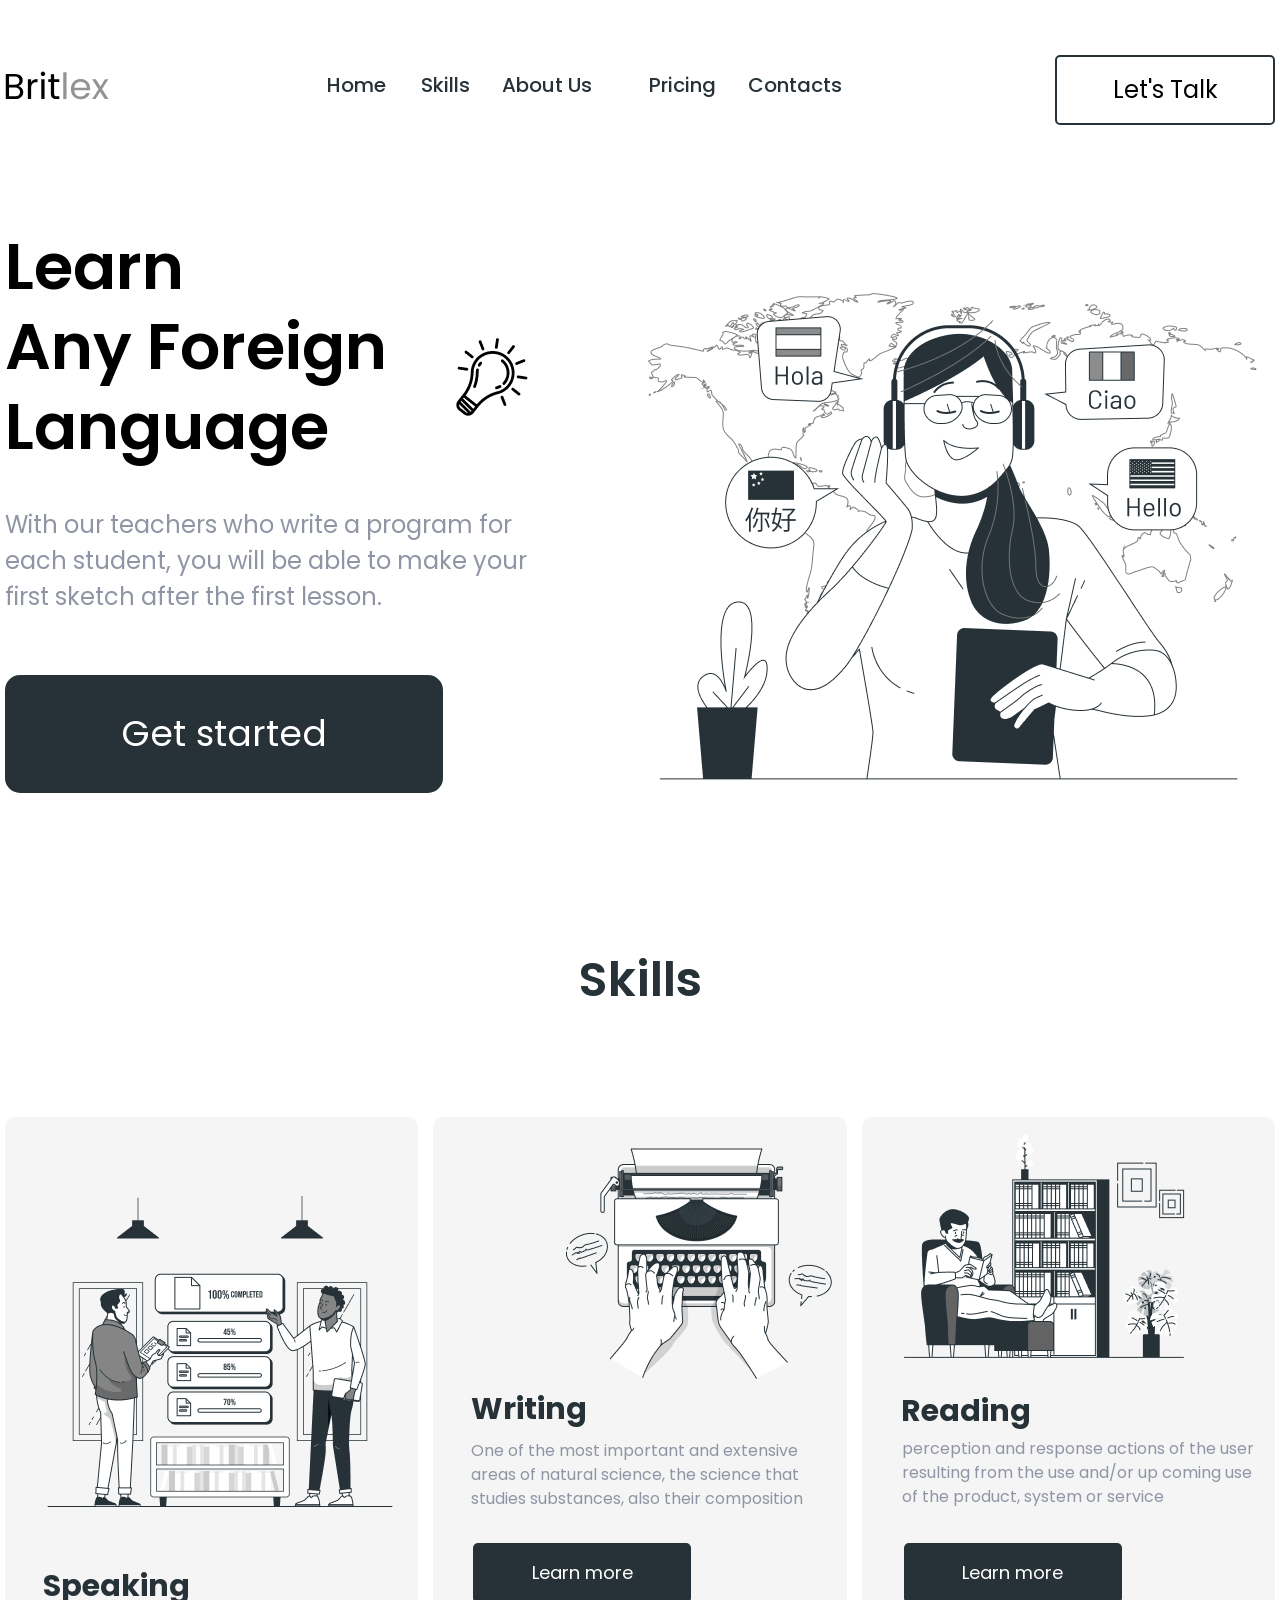
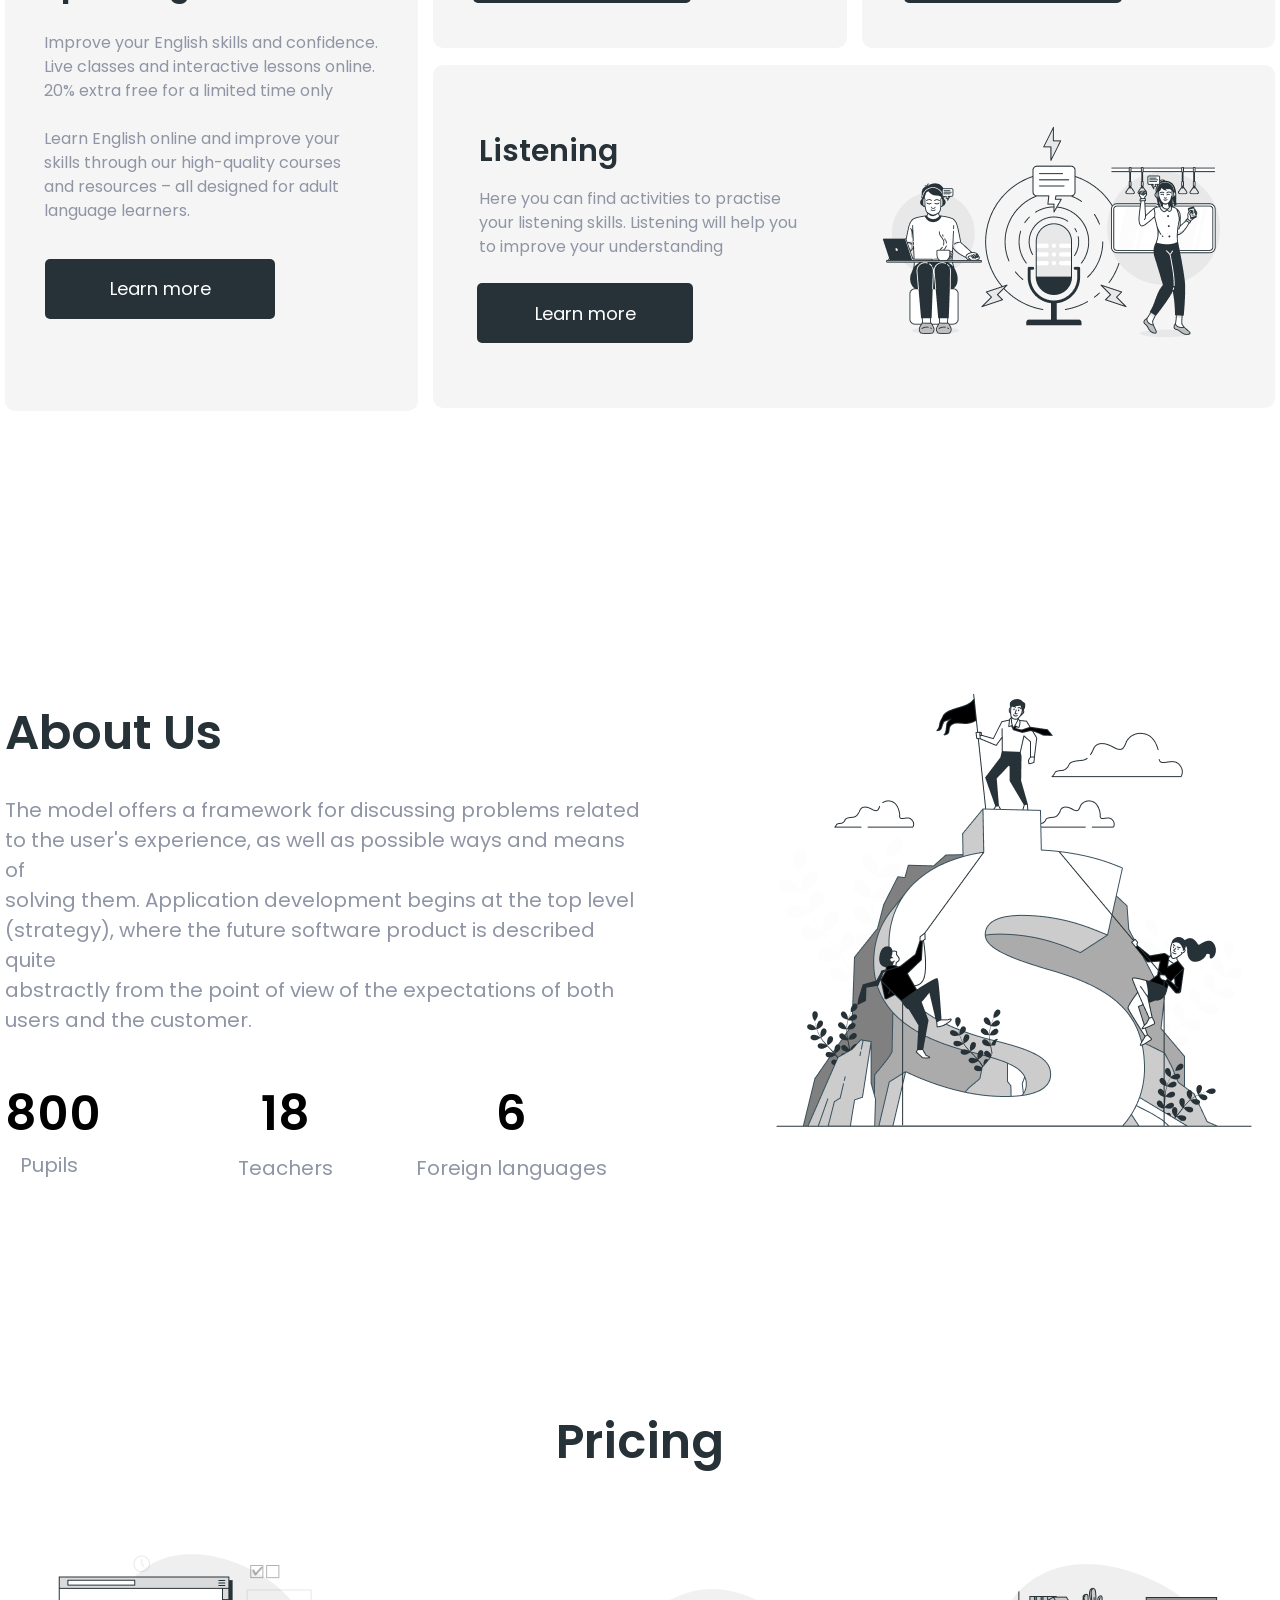
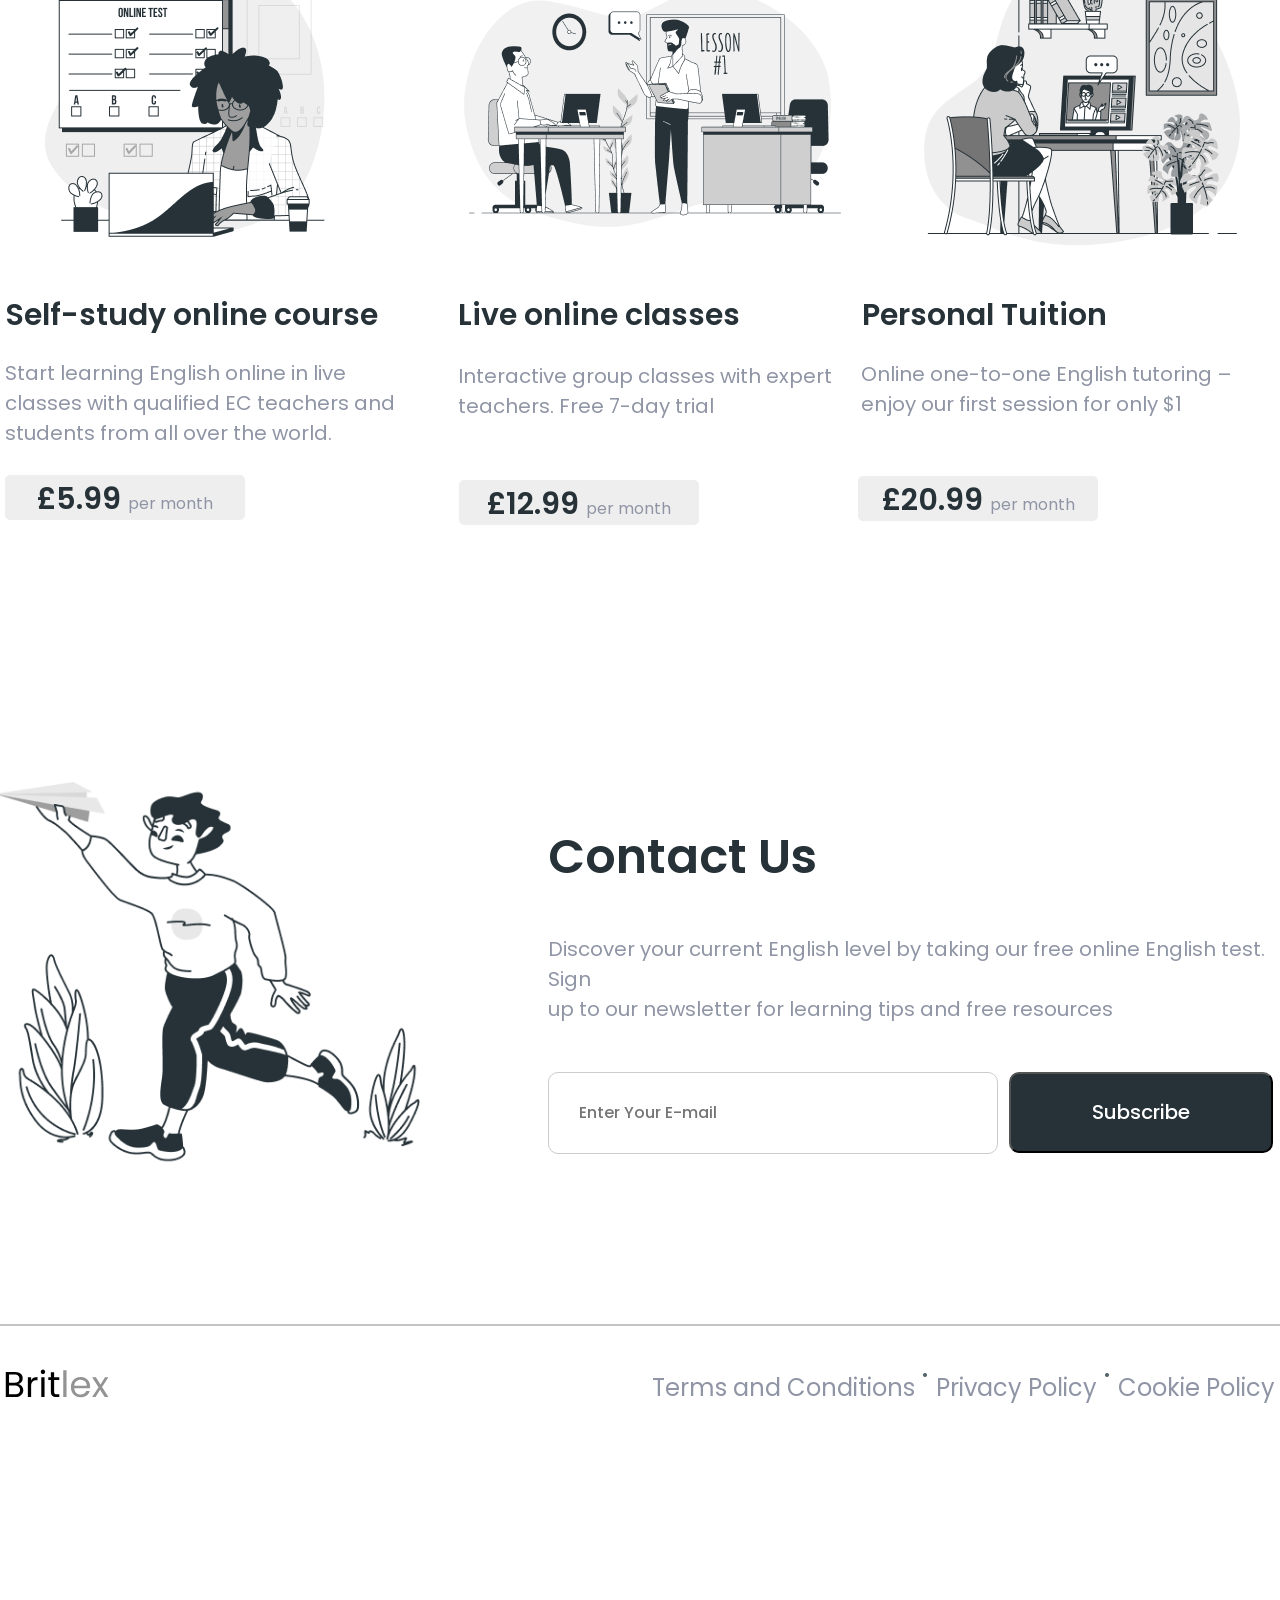
<file: index.html>
<!DOCTYPE html>
<html lang="ru">

<head>
    <meta charset="UTF-8">
    <meta name="viewport" content="width=device-width, initial-scale=1.0">
    <title>Britlex - Learn Any Foreign Language</title>

    <link rel="preconnect" href="https://fonts.googleapis.com">
    <link rel="preconnect" href="https://fonts.gstatic.com" crossorigin>
    <link href="https://fonts.googleapis.com/css2?family=Poppins:wght@400;500;600;700&display=swap" rel="stylesheet">

    <link rel="stylesheet" href="./styles/style.css">
</head>

<body>

    <!-- ШАПКА САЙТА -->
    <header class="header container">
        <div class="logo">
            <!-- Логотип Britlex -->
            <img src="./images/logo_Britlex.svg" alt="Britlex Logo">
        </div>

        <div class="nav-bar-box">
            <ul class="nav-bar">
                <li class="nav-bar-item"><a class="nav-bar-link" href=" #home">Home</a></li>
                <li class="nav-bar-item"><a class="nav-bar-link" href=" #skills">Skills</a></li>
                <li class="nav-bar-item"><a class="nav-bar-link" href=" #about">About Us</a></li>
                <li class="nav-bar-item"><a class="nav-bar-link" href=" #pricing">Pricing</a></li>
                <li class="nav-bar-item"><a class="nav-bar-link" href="#contacts">Contacts</a></li>
            </ul>
        </div>
        <div class="button-box">
            <button class="button__style button-file">Let's Talk</button>
        </div>

        <!-- Иконка бургер-меню (для мобильной версии) -->
        <img src="./images/burger-button.svg" alt="Open Menu" class="menu-icon">
    </header>

    <!-- МОБИЛЬНОЕ МЕНЮ (скрыто по умолчанию) -->
    <!-- МОБИЛЬНОЕ МЕНЮ -->
    <div class="mobile-menu" id="mobileMenu">
        <div class="mobile-menu__header">
            <img src="./images/logo_Britlex.svg" alt="Britlex Logo" class="mobile-logo">
            <img src="./images/close-sidenav.svg" alt="Close Menu" class="close-icon">
        </div>

        <div class="mobile-menu__line"></div>

        <nav class="mobile-nav">
            <ul class="mobile-nav-list">
                <li class="mobile-nav-item"><a class="mobile-nav-link" href="#home">Home</a></li>
                <li class="mobile-nav-item"><a class="mobile-nav-link" href="#skills">Skills</a></li>
                <li class="mobile-nav-item"><a class="mobile-nav-link" href="#about">About Us</a></li>
                <li class="mobile-nav-item"><a class="mobile-nav-link" href="#pricing">Pricing</a></li>
                <li class="mobile-nav-item"><a class="mobile-nav-link" href="#contacts">Contacts</a></li>
            </ul>
        </nav>

        <button class="button__style mobile-cta">Let's Talk</button>
    </div>

    <main>
        <!-- ГЛАВНЫЙ ЭКРАН (HERO) -->
        <section id="home" class="hero container">

            <div class="hero-text">
                <h1 class="h1-style hero-h1">
                    Learn <br>
                    Any Foreign <br>
                    Language
                </h1>

                <!-- Маленькая иконка лампочки -->
                <img class="lightbulb-icon" src="./images/header__icon_lamp.png" alt="Lightbulb">


                <p class="p-style24 hero-p">With our teachers who write a program for <br>
                    each student, you will be able to make your <br>
                    first sketch after the first lesson.</p>
                <button class="cta-btn hero-btn">Get started</button>
            </div>
            <div class="hero-image">
                <!-- Девушка в наушниках на фоне карты мира -->
                <img src="./images/header__image.png" alt="Girl learning languages">
            </div>

        </section>

        <!-- СЕКЦИЯ НАВЫКИ -->
        <section id="skills" class="skills container">
            <h2 class="section-title  skills_h2">Skills</h2>

            <div class="skills__grid-box">

                <div class="skills__card skills__speaking-card">

                    <div class="skills__image-box skills__speaking-image-box">
                        <img class="skills__speaking-image-file" src="./images/skills-speaking.png" alt="skills-img">
                    </div>
                    <h3 class="skills__h3-style skills__speaking_h3-style">Speaking</h3>
                    <p class="p-style16 skills__speaking_p">
                        Improve your English skills and confidence. <br>
                        Live classes and interactive lessons online. <br>
                        20% extra free for a limited time only <br>
                        <br>
                        Learn English online and improve your <br>
                        skills through our high-quality courses <br>
                        and resources – all designed for adult <br>
                        language learners.
                    </p>
                    <button class="button__style skills__button__style skills__speaking_button__style">Learn
                        more</button>
                </div>



                <div class="skills__card skills__writing-card">
                    <div class="skills__image-box skills__writing-image-box">
                        <img class="skills__writing-image-file" src="./images/skills-writing.png" alt="skills-img">
                    </div>
                    <h3 class="skills__h3-style skills__writing_h3-style">Writing</h3>
                    <p class="p-style16 skills__writing_p-style">One of the most important and extensive areas
                        of
                        natural science, the science that studies substances, also their composition</p>
                    <button class="button__style skills__button__style skills__writing_button__style">Learn
                        more</button>
                </div>


                <div class="skills__card skills__reading-card">
                    <div class="skills__image-box skills__reading-image-box">
                        <img class="skills__reading-image-file" src="./images/skills-reading.png" alt="skills-img">
                    </div>
                    <h3 class="skills__h3-style skills__reading_h3-style">Reading</h3>
                    <p class="p-style16 skills__reading_p-style">perception and response actions of the user
                        resulting from the use and/or up coming use of the product, system or service</p>
                    <button class="button__style skills__button__style skills__reading_button__style">Learn
                        more</button>
                </div>

                <div class="skills__card skills__listening-card-flex">
                    <div class="skills__listening-card">
                        <h3 class="h3-style skills__listening_h3-style">Listening</h3>
                        <p class="p-style16 skills__listening_p-style">Here you can find activities to
                            practise
                            your listening skills. Listening will help you to improve your understanding</p>
                        <button class="button__style skills__button__style skills__listening_button__style">Learn
                            more</button>
                    </div>


                    <div class="skills__image-box skills__listening-image-box">
                        <img class="skills__listening-image-file" src="./images/skills-listening.png" alt="skills-img">
                    </div>
                </div>
            </div>





        </section>

        <!-- СЕКЦИЯ О НАС -->
        <section id="about" class="about container">
            <div class="about-text">
                <h2 class="section-title about_h2">About Us</h2>
                <p class="about_us__text-p about_us__text-p_alignment">
                    The model offers a framework for discussing problems related <br>
                    to the user's experience, as well as possible ways and means of <br>
                    solving them. Application development begins at the top level <br>
                    (strategy), where the future software product is described quite <br>
                    abstractly from the point of view of the expectations of both <br>
                    users and the customer.</p>

                <div class="stats">
                    <div class="stat-item">
                        <h2 class="h2-styles about_us__the_number_text-h2 Pupils_text-h2">800</h2>

                        <p class="p-style Pupils_text-p">Pupils</p>

                    </div>
                    <div class="stat-item">
                        <h2 class="h2-styles about_us__the_number_text-h2 Teachers_text-h2">
                            18
                        </h2>

                        <p class="p-style Teachers_text-p">Teachers</p>

                    </div>
                    <div class="stat-item">
                        <h2 class="h2-styles Foreign-lang_text-h2">6</h2>

                        <p class="p-style Foreign-lang_text-p">Foreign languages
                        </p>

                    </div>
                </div>
            </div>

            <div class="about-image">
                <!-- Иллюстрация с горой и флагом -->
                <img src="./images/Business competition-bro 1.png" alt="Climbing the mountain of success">
            </div>
        </section>

        <!-- СЕКЦИЯ ЦЕНЫ -->
        <section id="pricing" class="pricing container">
            <h2 class="section-title pricing_h2">Pricing</h2>

            <div class="pricing-grid">
                <!-- Тариф 1 -->
                <div class="pricing-card">
                    <img class="img-Self-study" src="./images/pricing-self-study.png" alt="Self-study online course">

                    <h3 class="h3-style pricing__self-study_h3-style">Self-study online course</h3>

                    <p class="p-style pricing__self-study_p-style">Start learning English online in live
                        classes with
                        qualified EC teachers and students from all
                        over the world.</p>
                    <div class="price-tag price-tag_text price1">£5.99 <span>per month</span></div>
                </div>

                <!-- Тариф 2 -->
                <div class="pricing-card">
                    <img class="img-Live_online" src="./images/pricing-live.png" alt="Live online classes">
                    <h3 class="h3-style pricing__live_h3-style">Live online classes</h3>

                    <p class="p-style pricing__live_p-style">Interactive group classes with expert teachers.
                        Free 7-day trial</p>

                    <div class=" price-tag price-tag_text price2">£12.99 <span>per month</span>
                    </div>
                </div>

                <!-- Тариф 3 -->
                <div class="pricing-card">
                    <img class="img-Personal_Tuition" src="./images/pricing-personal.png" alt="Personal Tuition">

                    <h3 class="h3-style pricing__personal-tuition_h3-style">Personal Tuition</h3>

                    <p class="p-style pricing__personal-tuition_p-style">Online one-to-one English tutoring –
                        enjoy our first session for only $1</p>

                    <div class="price-tag price-tag_text price3">£20.99 <span>per month</span></div>
                </div>
            </div>
        </section>

        <!-- СЕКЦИЯ КОНТАКТЫ -->
        <section id="contacts" class="contacts container">
            <div class="contact-image">
                <!-- Человек, бегущий с бумажным самолетиком -->
                <img src="./images/ContactUs_section's_image.png" alt="Running with paper plane">
            </div>

            <div class="contact-text">
                <h2 class="section-title section-title_h2">Contact Us</h2>

                <p class="p-style p-Contacts ">Discover your current English level by taking our free online English
                    test.
                    Sign <br>
                    up to our newsletter for learning tips and free resources</p>

                <form class="subscribe-form">
                    <input class="contact_us__input" type="email" placeholder="Enter Your E-mail" required>
                    <button type="submit">Subscribe</button>
                </form>
            </div>
        </section>
    </main>
    <div class="footer-line"></div>

    <!-- ПОДВАЛ САЙТА -->
    <footer class="footer container">

        <div class="footer-logo">
            <img src="./images/logo_Britlex.svg" alt="Britlex Logo">
        </div>
        <div class="footer-links">
            <a href="#">Terms and Conditions</a>
            <span>•</span>
            <a href="#">Privacy Policy</a>
            <span>•</span>
            <a href="#">Cookie Policy</a>
        </div>
    </footer>
    <br><br><br><br><br><br><br><br><br><br>

    <!-- Подключение JS для работы мобильного меню -->
    <script src="./js/main.js"></script>
    <script src="./js/materialize.min.js"></script>

</body>

</html>
</file>
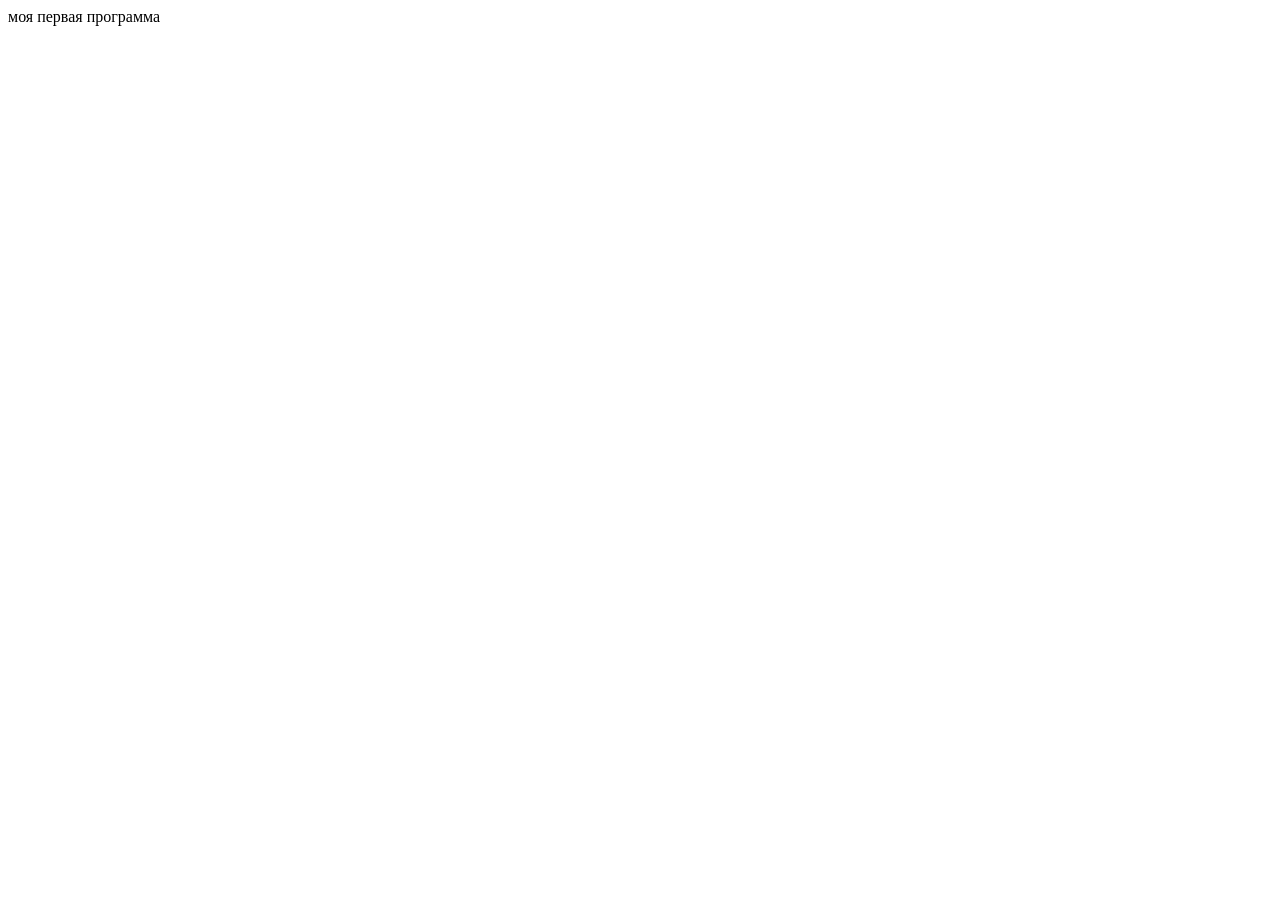
<file: Урок.html>
<!DOCTYPE html>
<html>

<head>
    <meta charset="utf-8">
    <title>Моя первая программа</title>

</head>

<body>
    моя первая программа <br>



    <script src="./js/Урок.js?v=1"></script>
</body>

</html>
</file>
<file: styles/style.css>
@import url("https://fonts.googleapis.com/css2?family=Poppins:wght@400;500;600;700&display=swap");

/* --- Базовые стили --- */
* {
  margin: 0;
  padding: 0;
  box-sizing: border-box;
}

body {
  font-family: "Poppins", sans-serif;
  color: #263238;
  background-color: #ffffff;
  line-height: 1.6;
}

img {
  max-width: 100%;
  display: block;
}

a {
  text-decoration: none;
  color: inherit;
}
ul {
  list-style: none;
}
button {
  cursor: pointer;
  font-family: inherit;
}

.container {
  max-width: 1350px;
  margin: 0 auto;
  padding: 0 5px;
}

/* Learn Any Foreign Language */

.h1-style {
  font-family: "Poppins";
  font-style: normal;
  font-weight: 600;
  font-size: 64px;
  line-height: 80px;
  /* or 125% */

  color: #000000;
}

.section-title {
  font-size: 48px;
  font-weight: 600;
  margin-bottom: 60px;
}

.h3-style {
  font-size: 30px;
  font-weight: 600;
  line-height: 48px;
  letter-spacing: 0em;
  color: #263238;
}

.p-style {
  font-size: 20px;
  color: #8f95a5;
  line-height: 1.5;
  margin-bottom: 30px;
}

.p-style24 {
  font-family: "Poppins";
  font-style: normal;
  font-weight: 400;
  font-size: 24px;
  line-height: 36px;

  color: #8f95a5;
}

.p-style16 {
  font-family: "Poppins";
  font-style: normal;
  font-weight: 400;
  font-size: 16px;
  line-height: 24px;

  color: #8f95a5;
}

/* --- Шапка сайта --- */
.header {
  display: flex;
  justify-content: space-between;
  align-items: center;
  padding-top: 45px;
}

.nav-bar {
  display: flex;
  justify-content: flex-start;
  margin-top: 0px;
  margin-left: 40px;
}

.nav-bar-item {
  padding-right: 35px;
}

.nav-bar-item:nth-child(2) {
  padding-right: 32px;
}

.nav-bar-item:nth-child(3) {
  padding-right: 57px;
}
.nav-bar-item:nth-child(4) {
  padding-right: 32px;
}

.nav-bar-link {
  font-weight: 500;
  font-size: 20px;
}

.button-box {
  margin-top: 10px;
}

.button__style:hover {
  opacity: 80%;
  cursor: pointer;
}
.button-file {
  width: 220px;
  height: 70px;
  border: 2px solid #263238;
  border-radius: 5px;
  font-weight: 400;
  font-size: 24px;
  line-height: 36px;
  color: #000000;
  background-color: #ffffff;
  display: block;
}

.menu-icon {
  display: none;
  width: 40px;
  cursor: pointer;
}

/* --- Главный экран (Hero) --- */
.hero {
  display: flex;
  align-items: flex-start;
  justify-content: space-between;
  gap: 25px;
}

.hero-text {
  width: 535px;
  position: relative;
}

.hero-h1 {
  margin-top: 102px;
}

.hero-p {
  margin-top: 40px;
}

.lightbulb-icon {
  position: absolute;
  top: 194px;
  right: -8px;
  width: 120px;
  height: auto;
}

.cta-btn {
  width: 438px;
  height: 118px;
  background: #263238;
  color: #ffffff;
  border: none;
  border-radius: 15px;
  font-weight: 400;
  font-size: 36px;
  line-height: 54px;
}

.hero-btn {
  margin-top: 60px;
}

.hero-image {
  max-width: 1;
  margin-top: 51px;
  margin-right: -8px;
  /* padding-top: 57px;
  padding-left: 133px; */
}

/* --- Секция Навыки (Skills) --- */
.skills {
  margin-top: 105px;
}

.skills_h2 {
  text-align: center;
}

.skills__grid-box {
  display: grid;
  gap: 15px;
  grid-template-columns: repeat(3, 1fr);
  grid-template-rows: repeat(2, auto);
  grid-template-areas:
    "speaking writing reading"
    "speaking listening listening";
  padding-top: 38px;
}

.skills__card {
  display: flex;
  flex-direction: column;
  background: #f5f5f5;
  border-radius: 10px;
}

.skills__image-box {
  display: flex;
  justify-content: flex-start;
}

.skills__speaking-card {
  grid-area: speaking;
  height: 894px;
}
.skills__writing-card {
  grid-area: writing;
  height: 531px;
}
.skills__reading-card {
  grid-area: reading;
  height: 531px;
}
.skills__listening-card-flex {
  grid-area: listening;
  height: 343px;
}

.skills__image-box img {
  max-width: 100%;
  max-height: 100%;
  object-fit: contain;
}
.skills__h3-style {
  font-size: 30px;
  height: 32px;
}

.skills__p-style {
  font-size: 16px;
  color: #8f95a5;
  line-height: 1.5;
  flex-grow: 1;
}

.skills__button__style {
  width: 200px;
  padding: 15px 0;
  border-radius: 5px;
  border: none;
  background: #263238;
  color: #ffffff;
  font-size: 18px;
  align-self: flex-start;
}

/* skills__speaking */
.skills__speaking-image-box {
  padding-top: 35px;
  padding-left: 20px;
}
.skills__speaking_h3-style {
  padding-left: 38px;
  padding-top: 20px;
}

.skills__speaking_p {
  height: 250px;
  padding-left: 39px;
  padding-top: 57px;
}

.skills__speaking_button__style {
  width: 230px;
  height: 60px;

  margin-left: 40px;
  margin-top: 35px;
}

/* skills__writing */
.skills__writing-image-box {
  margin-left: 118px;
  margin-top: -5px;
}

.skills__writing_h3-style {
  margin-left: 38px;
  margin-top: -20px;
}

.skills__writing_p-style {
  max-width: 347px;
  height: 20px;
  margin-top: 22px;
  margin-left: 38px;
}

.skills__writing_button__style {
  width: 218px;
  height: 60px;

  margin-left: 40px;
  margin-top: 84px;
}

/* skills__reading */
.skills__reading-image-box {
  margin-top: 7px;
  margin-right: -10px;
}

.skills__reading_h3-style {
  padding-left: 39px;
  margin-top: 16px;
}

.skills__reading_p-style {
  max-width: 360px;
  margin-left: 40px;
  margin-top: 18px;
}

.skills__reading_button__style {
  width: 218px;
  height: 60px;

  margin-left: 42px;
  margin-top: 34px;
}

/* skills__listening */

.skills__listening-card-flex {
  display: flex;
  flex-direction: row;
  align-items: center;
  justify-content: space-between;
  gap: 20px;
}

.skills__listening-image-box {
  margin-right: 30px;
  margin-top: 4px;
}

.skills__listening_h3-style {
  margin-top: -3px;
  margin-left: 46px;
}

.skills__listening_p-style {
  max-width: 335px;
  margin-left: 46px;
  margin-top: 12px;
}

.skills__listening_button__style {
  width: 216px;
  height: 60px;
  margin-left: 44px;
  margin-top: 24px;
}

/* --- Секция О нас (About Us) --- */
.about {
  display: flex;
  align-items: flex-start;
  justify-content: space-between;
  gap: 20px;
  margin-top: 240px;
}

.about-text {
  flex: 1;
  max-width: 700px;
}
.about_h2 {
  text-align: left;
  height: 20px;
  margin-top: 44px;
}
.about_us__text-p {
  font-size: 20px;
  line-height: 1.5;
  color: #8f95a5;
}

.about_us__text-p_alignment {
  max-width: 635px;
  padding-top: 20px;
}

.stats {
  display: flex;
  align-content: flex-start;
  justify-content: space-between;
  margin-top: 41px;
}
.h2-styles {
  font-weight: 600;
  font-size: 48px;
  color: #000000;
}
.about_us__the_number_text-h2 {
  text-align: center;
}

.about_us__text-p {
  font-size: 20px;
  line-height: 1.5;
  color: #8f95a5;
}
/* Pupils */

.Pupils_text-h2 {
  margin-right: -8px;
}

.Pupils_text-p {
  text-align: center;
  margin-top: -3px;
}

/* Teachers */

.Teachers_text-p {
  text-align: center;
}

/* Foreign languages */

.Foreign-lang_text-h2 {
  text-align: center;
}
.Foreign-lang_text-p {
  text-align: center;
}

.stat-item:nth-child(2) {
  margin-left: 62px;
}
.stat-item:nth-child(3) {
  margin-right: 98px;
}

.about-image {
  margin-top: 10px;
  margin-right: 10px;
}

/* --- Секция Цены (Pricing) --- */
.pricing {
  margin-top: 191px;
}

.pricing_h2 {
  height: 30px;
  text-align: center;
}

.pricing-grid {
  display: grid;
  grid-template-columns: repeat(3, 1fr);
  gap: 10px;
  margin-top: 90px;
}

.pricing-card {
  text-align: left;
}

.pricing-card img {
  display: block;
}

.price-tag {
  display: inline-block;
  width: 240px;
  height: 45px;
  background-color: #eeeeee;
  border-radius: 5px;
}

.price-tag_text {
  text-align: center;
  font-size: 30px;
  font-weight: 600;
}

span {
  /* per month */
  font-family: "Poppins";
  font-style: normal;
  font-weight: 400;
  font-size: 18px;
  line-height: 27px;
  /* identical to box height */

  color: #546269;
}

/* Self-study */
.img-Self-study {
  margin-left: 25px;
  margin-top: 16px;
}

.pricing__self-study_h3-style {
  padding-top: 40px;
}

.pricing__self-study_p-style {
  max-width: 430px;
  padding-top: 19px;
}

.price1 {
  margin-top: -3px;
}

.price-tag span {
  color: #8f95a5;
  font-weight: 400;
  font-size: 16px;
}

/* Live online */

.img-Live_online {
  margin-left: 24px;
  margin-top: 41px;
}

.pricing__live_h3-style {
  margin-top: 43px;
  margin-left: 26px;
}

.pricing__live_p-style {
  max-width: 430px;
  margin-left: 26px;
  margin-top: 22px;
}

.price2 {
  margin-top: 29px;
  margin-left: 27px;
}

/* Personal Tuition */

.img-Personal_Tuition {
  margin-left: 54px;
  margin-top: 15px;
}

.pricing__personal-tuition_h3-style {
  margin-top: 12px;
  margin-left: 4px;
}

.pricing__personal-tuition_p-style {
  max-width: 430px;
  margin-top: 20px;
  margin-left: 3px;
}

.price3 {
  margin-top: 27px;
}

/* --- Секция Контакты (Contacts) --- */
.contacts {
  display: flex;
  justify-content: start;
  align-items: flex-start;
  padding-top: 92px;
}

.contact-image {
  width: 477px;
  margin-top: 165px;
  margin-left: -18px;
}
.contact-text {
  margin-top: 190px;
}

.section-title_h2 {
  height: 30px;
  margin-left: 105px;
  margin-top: 12px;
}

.p-Contacts {
  padding-left: 105px;
  padding-top: 25px;
}

.subscribe-form {
  display: flex;
  gap: 11px;
  margin-top: 50px;
  margin-left: 105px;
}

.subscribe-form input {
  width: 450px;
  height: 82px;
  padding-left: 30px;
  border: 1px solid #ccc;
  border-radius: 10px;
  outline: none;

  font-family: "Poppins", sans-serif;
  font-size: 16px;
  font-weight: 500;
  line-height: 30px;
  color: #ffffff;
  margin-top: -2px;
}

.subscribe-form button {
  width: 264px;
  height: 81px;
  background: #263238;
  border-radius: 10px;
  font-family: "Poppins", sans-serif;
  font-size: 20px;
  font-weight: 500;
  line-height: 30px;
  color: #ffffff;
  margin-top: -2px;
}

.footer-line {
  max-width: 1338px;
  height: 2px;
  background: #c4c4c4;

  margin: 0 auto;
  margin-top: 132px;
}

/* --- Подвал (Footer) --- */
.footer {
  display: flex;
  justify-content: space-between;
  align-items: center;
  padding-top: 35px;
  padding-left: 5px;
}
.footer-links {
  display: flex;
  gap: 7px;
}
.footer-links a {
  text-decoration: none;
  font-weight: 400;
  font-size: 24px;
  color: #8f95a5;
  margin-top: 8px;
}

#mobileMenu {
  display: none; /* или transform: translateX(-100%) и т.п. */
  /* другие стили позиционирования */
}

#mobileMenu.active {
  display: block; /* или transform: translateX(0) */
}

/* =========================================
   АДАПТИВНОСТЬ (Планшеты)
   ========================================= */
@media (max-width: 992px) {
  .nav-bar,
  .button-file {
    display: none;
  }
  .menu-icon {
    display: block;
  }

  .hero {
    flex-direction: column-reverse;
    text-align: center;
  }
  .hero-text h1 {
    font-size: 48px;
    margin: 0 auto 20px;
  }
  .hero-text p {
    margin: 0 auto 40px;
  }
  .cta-btn {
    margin: 0 auto;
  }
  .lightbulb-icon {
    display: none;
  }

  .skills__grid-box {
    grid-template-columns: repeat(2, 1fr);
    grid-template-areas:
      "speaking speaking"
      "writing reading"
      "listening listening";
  }

  .about,
  .contacts {
    flex-direction: column;
    text-align: center;
  }
  .about_h2,
  .section-title_h2 {
    text-align: center;
  }
  .stats {
    justify-content: center;
  }

  .pricing-grid {
    grid-template-columns: 1fr;
    max-width: 600px;
    margin: 0 auto;
  }
  .pricing-card {
    text-align: center;
  }

  .subscribe-form {
    justify-content: center;
    max-width: 600px;
    margin: 0 auto;
  }
}

/* =========================================
   АДАПТИВНОСТЬ 575px (Мобильная версия)
   ========================================= */
@media (max-width: 575px) {
  .nav-bar,
  .button-file {
    display: none;
  }
  .menu-icon {
    display: block;
  }

  .section-title {
    font-size: 36px;
    margin-bottom: 40px;
  }

  /* Hero: Картинка сверху, текст по центру */
  .hero {
    flex-direction: column-reverse;
    text-align: center;
    padding: 30px 0;
    gap: 20px;
  }
  .hero-image {
    max-width: 400px;
    margin: 0 auto;
  }
  .hero-text h1 {
    font-size: 36px;
    margin-bottom: 20px;
  }
  .hero-text p {
    font-size: 18px;
    margin-bottom: 30px;
  }
  .cta-btn {
    width: 100%;
    max-width: 300px;
    height: 80px;
    font-size: 24px;
    line-height: 80px;
    border-radius: 10px;
    margin: 0 auto;
  }

  /* Skills: 1 колонка, картинки сверху */
  .skills__grid-box {
    grid-template-columns: 1fr;
    grid-template-areas: "speaking" "writing" "reading" "listening";
    gap: 20px;
  }
  .skills__card {
    padding: 20px;
  }
  .skills__image-box {
    height: 200px;
    margin-bottom: 15px;
  }
  .skills__p-style {
    font-size: 15px;
  }

  /* Listening: Картинка сверху, текст снизу */
  .skills__listening-card-flex {
    flex-direction: column-reverse;
    text-align: left;
  }
  .skills__listening-image-box {
    margin-bottom: 20px;
  }

  /* About Us: Картинка сверху */
  .about {
    flex-direction: column;
    text-align: center;
    padding: 60px 0;
    gap: 30px;
  }
  .about-image {
    order: -1;
    margin-bottom: 0;
  }
  .about_us__text-p {
    font-size: 18px;
    text-align: center;
  }
  .stats {
    justify-content: center;
    gap: 30px;
    margin-top: 20px;
  }
  .stat-item h2 {
    font-size: 36px;
  }
  .stat-item p {
    font-size: 16px;
  }

  /* Pricing: 1 колонка по центру */
  .pricing-grid {
    grid-template-columns: 1fr;
    max-width: 400px;
    margin: 0 auto;
    gap: 40px;
  }
  .pricing-card {
    text-align: center;
    margin-bottom: 0;
  }
  .pricing-card img {
    height: 200px;
    margin-bottom: 20px;
  }
  .pricing__p-style {
    min-height: auto;
    font-size: 18px;
  }

  /* Contacts: Картинка сверху, форма на всю ширину */
  .contacts {
    flex-direction: column;
    text-align: center;
    padding: 60px 0;
    gap: 30px;
  }
  .contact-image {
    margin-bottom: 20px;
  }
  .subscribe-form {
    flex-direction: column;
    margin-top: 20px;
  }
  .subscribe-form input {
    padding: 15px;
  }
  .subscribe-form button {
    width: 100%;
  }

  /* Footer: Центрируем */
  .footer {
    flex-direction: column;
    gap: 20px;
    text-align: center;
  }
}

/* =========================================
   АДАПТИВНОСТЬ 320px (Маленькие телефоны)
   ========================================= */
@media (max-width: 320px) {
  .container {
    padding: 0 15px;
  }
  .section-title {
    font-size: 28px;
    margin-bottom: 30px;
  }

  .hero {
    padding: 20px 0;
  }
  .hero-image {
    max-width: 300px;
    margin: 0 auto;
  }
  .hero-text h1 {
    font-size: 28px;
  }
  .hero-text p {
    font-size: 16px;
  }

  .skills__image-box {
    height: 150px;
  }
  .skills__h3-style {
    font-size: 26px;
  }
  .skills__p-style {
    font-size: 14px;
  }
  .skills__button__style {
    width: 100%;
    max-width: 180px;
  }

  .stat-item h2 {
    font-size: 32px;
  }
  .stat-item p {
    font-size: 14px;
  }

  .pricing__h3-style {
    font-size: 22px;
  }
  .pricing__p-style {
    font-size: 16px;
  }
  .price-tag {
    font-size: 20px;
    padding: 8px 15px;
  }
  .price-tag span {
    font-size: 14px;
  }

  .section-title_p {
    font-size: 16px;
  }
  .subscribe-form input {
    padding: 15px;
    font-size: 16px;
  }
  .subscribe-form button {
    font-size: 18px;
    padding: 15px;
  }
}
/* --- Мобильное меню (Burger) --- */
.mobile-menu {
  position: fixed;
  top: 0;
  left: 0;
  width: 100%;
  height: 100vh;
  background-color: #ffffff;
  z-index: 1000;
  padding: 20px 30px;
  display: flex;
  flex-direction: column;
  transform: translateX(-100%);
  transition: transform 0.3s ease;
}

.mobile-menu.active {
  transform: translateX(0);
}

.mobile-menu__header {
  display: flex;
  justify-content: space-between;
  align-items: center;
  margin-bottom: 20px;
}

.mobile-logo {
  width: 120px;
}

.close-icon {
  display: block !important; /* Принудительно показываем крестик */
  width: 30px;
  height: 30px;
  cursor: pointer;
}

.mobile-menu__line {
  border-bottom: 1px solid #e0e0e0;
  margin-bottom: 30px;
}

.mobile-nav-list {
  display: flex;
  flex-direction: column;
  gap: 20px;
  list-style: none;
}

.mobile-nav-link {
  font-size: 24px;
  font-weight: 500;
  color: #263238;
  text-decoration: none;
}

.mobile-nav-link:hover {
  opacity: 0.7;
}

.mobile-cta {
  margin-top: auto; /* Прижимаем кнопку к низу экрана */
  width: 100%;
  height: 60px;
  border: 2px solid #263238;
  border-radius: 5px;
  background-color: #ffffff;
  color: #000000;
  font-size: 20px;
  font-weight: 500;
}

/* Прячем меню при переходе на десктоп */
@media (min-width: 993px) {
  .mobile-menu {
    display: none;
  }
}
</file>
